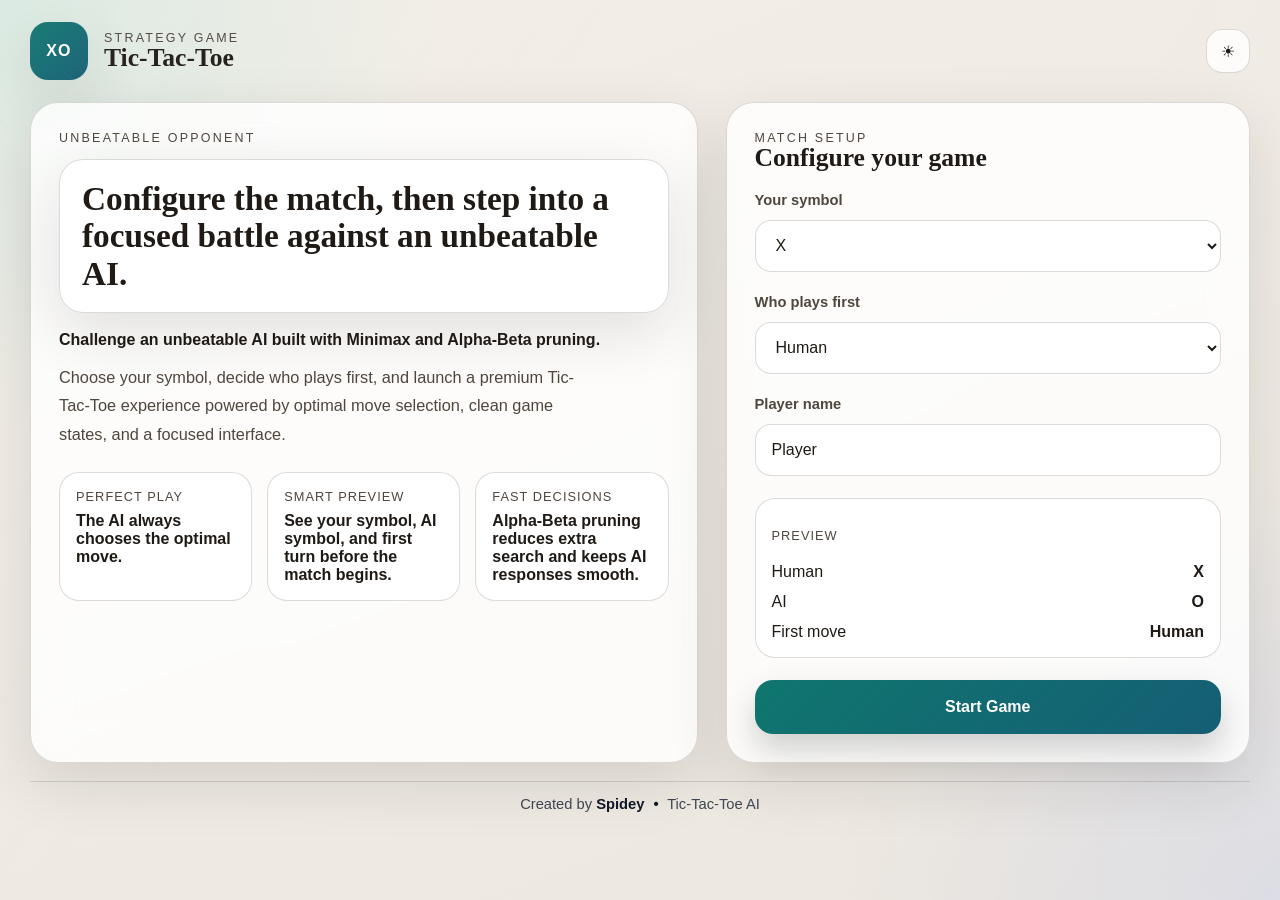
<file: index.html>
<!DOCTYPE html>
<html lang="en" data-theme="dark">
<head>
  <meta charset="UTF-8" />
  <meta name="viewport" content="width=device-width, initial-scale=1.0" />
  <title>Tic-Tac-Toe AI</title>
  <link rel="preconnect" href="https://fonts.googleapis.com">
  <link rel="preconnect" href="https://fonts.gstatic.com" crossorigin>
  <link href="https://fonts.googleapis.com/css2?family=Cormorant+Garamond:wght@600;700&family=Manrope:wght@400;500;600;700;800&display=swap" rel="stylesheet">
  <link rel="stylesheet" href="style.css" />
</head>
<body class="setup-page">
  <div class="page-shell">
    <header class="topbar">
      <div class="brand">
        <div class="brand-mark">XO</div>
        <div>
          <p class="eyebrow"><span>Strategy game</span></p>
          <h1>Tic-Tac-Toe</h1>
        </div>
      </div>
      <button class="theme-toggle" id="themeToggle" type="button" aria-label="Toggle theme">☾</button>
    </header>

    <main class="hero-grid">
      <section class="hero-copy glass-card">
        <p class="kicker">Unbeatable opponent</p>
        <div class="headline-card">
          <h2>Configure the match, then step into a focused battle against an unbeatable AI.</h2>
        </div>
        <p class="hero-subline">Challenge an unbeatable AI built with Minimax and Alpha-Beta pruning.</p>
        <p class="lead">
          Choose your symbol, decide who plays first, and launch a premium Tic-Tac-Toe experience powered by optimal move selection, clean game states, and a focused interface.
        </p>

        <div class="feature-grid">
          <article class="mini-card">
            <span>Perfect play</span>
            <strong>The AI always chooses the optimal move.</strong>
          </article>

          <article class="mini-card">
            <span>Smart preview</span>
            <strong>See your symbol, AI symbol, and first turn before the match begins.</strong>
          </article>

          <article class="mini-card">
            <span>Fast decisions</span>
            <strong>Alpha-Beta pruning reduces extra search and keeps AI responses smooth.</strong>
          </article>
        </div>
      </section>

      <section class="setup-panel glass-card">
        <div class="panel-head">
          <p class="panel-label">Match setup</p>
          <h3>Configure your game</h3>
        </div>

        <form id="setupForm" class="setup-form">
          <label class="field">
            <span>Your symbol</span>
            <select id="playerSymbol" name="symbol">
              <option value="X">X</option>
              <option value="O">O</option>
            </select>
          </label>

          <label class="field">
            <span>Who plays first</span>
            <select id="firstTurn" name="firstTurn">
              <option value="human">Human</option>
              <option value="ai">AI</option>
            </select>
          </label>

          <label class="field">
            <span>Player name</span>
            <input id="playerName" name="playerName" type="text" maxlength="20" placeholder="Enter your name" value="Player" />
          </label>

          <div class="preview-card">
            <p>Preview</p>
            <div class="preview-row"><span>Human</span><strong id="previewHuman">X</strong></div>
            <div class="preview-row"><span>AI</span><strong id="previewAi">O</strong></div>
            <div class="preview-row"><span>First move</span><strong id="previewTurn">Human</strong></div>
          </div>

          <button class="primary-btn" type="submit">Start Game</button>
        </form>
      </section>
    </main>

    <footer class="app-footer">
      <p>Created by <span>Spidey</span> <span class="footer-separator">•</span> Tic-Tac-Toe AI</p>
    </footer>
  </div>

  <script>
    const symbolSelect = document.getElementById('playerSymbol');
    const firstTurnSelect = document.getElementById('firstTurn');
    const previewHuman = document.getElementById('previewHuman');
    const previewAi = document.getElementById('previewAi');
    const previewTurn = document.getElementById('previewTurn');
    const setupForm = document.getElementById('setupForm');
    const themeToggle = document.getElementById('themeToggle');

    function syncPreview() {
      const human = symbolSelect.value;
      previewHuman.textContent = human;
      previewAi.textContent = human === 'X' ? 'O' : 'X';
      previewTurn.textContent = firstTurnSelect.value === 'human' ? 'Human' : 'AI';
    }

    function updateThemeIcon(theme) {
      themeToggle.textContent = theme === 'dark' ? '☾' : '☀';
    }

    function initTheme() {
      const saved = sessionStorage.getItem('ttt-theme');
      const systemDark = window.matchMedia('(prefers-color-scheme: dark)').matches;
      const theme = saved || (systemDark ? 'dark' : 'light');
      document.documentElement.setAttribute('data-theme', theme);
      updateThemeIcon(theme);
    }

    themeToggle.addEventListener('click', () => {
      const current = document.documentElement.getAttribute('data-theme');
      const next = current === 'dark' ? 'light' : 'dark';
      document.documentElement.setAttribute('data-theme', next);
      sessionStorage.setItem('ttt-theme', next);
      updateThemeIcon(next);
    });

    symbolSelect.addEventListener('change', syncPreview);
    firstTurnSelect.addEventListener('change', syncPreview);

    setupForm.addEventListener('submit', (event) => {
      event.preventDefault();
      const playerName = document.getElementById('playerName').value.trim() || 'Player';
      const params = new URLSearchParams({
        symbol: symbolSelect.value,
        firstTurn: firstTurnSelect.value,
        playerName
      });
      window.location.href = `game.html?${params.toString()}`;
    });

    initTheme();
    syncPreview();
  </script>
</body>
</html>
</file>
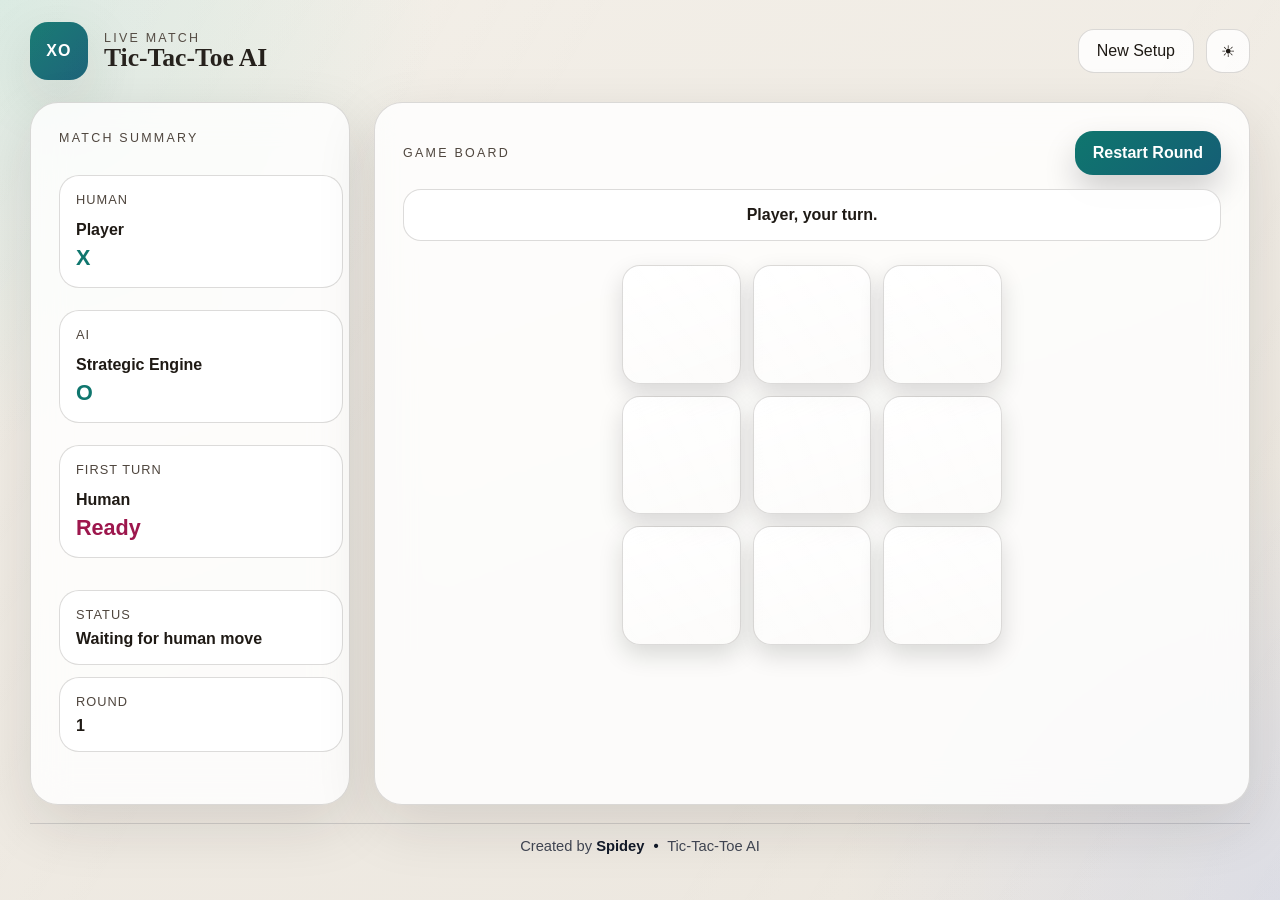
<file: game.html>
<!DOCTYPE html>
<html lang="en" data-theme="dark">
<head>
  <meta charset="UTF-8" />
  <meta name="viewport" content="width=device-width, initial-scale=1.0" />
  <title>Tic-Tac-Toe AI Game</title>
  <link rel="preconnect" href="https://fonts.googleapis.com">
  <link rel="preconnect" href="https://fonts.gstatic.com" crossorigin>
  <link href="https://fonts.googleapis.com/css2?family=Cormorant+Garamond:wght@600;700&family=Manrope:wght@400;500;600;700;800&display=swap" rel="stylesheet">
  <link rel="stylesheet" href="style.css" />
</head>
<body class="game-page">
  <div class="page-shell">
    <header class="topbar compact">
      <div class="brand">
        <div class="brand-mark">XO</div>
        <div>
          <p class="eyebrow">Live match</p>
          <h1>Tic-Tac-Toe AI</h1>
        </div>
      </div>
      <div class="header-actions">
        <button class="ghost-btn" type="button" onclick="window.location.href='index.html'">New Setup</button>
        <button class="theme-toggle" id="themeToggle" type="button" aria-label="Toggle theme">☾</button>
      </div>
    </header>

    <main class="game-layout">
      <aside class="side-panel glass-card">
        <div class="panel-head">
          <p class="panel-label">Match summary</p>
        </div>

        <div class="summary-block">
          <span>Human</span>
          <strong id="humanName">Player</strong>
          <b id="humanSymbolLabel">X</b>
        </div>

        <div class="summary-block">
          <span>AI</span>
          <strong>Strategic Engine</strong>
          <b id="aiSymbolLabel">O</b>
        </div>

        <div class="summary-block accent">
          <span>First turn</span>
          <strong id="firstTurnLabel">Human</strong>
          <b>Ready</b>
        </div>

        <div class="info-stack">
          <article>
            <span>Status</span>
            <strong id="statusText">Preparing match...</strong>
          </article>
          <article>
            <span>Round</span>
            <strong id="roundText">1</strong>
          </article>
        </div>
      </aside>

      <section class="board-panel glass-card">
        <div class="board-head">
          <p class="panel-label">Game board</p>
          <button class="primary-btn small" id="restartBtn" type="button">Restart Round</button>
        </div>

        <div class="status-banner" id="message" aria-live="polite">Loading your game...</div>

        <div class="board" id="board" role="grid" aria-label="Tic Tac Toe board"></div>
      </section>
    </main>
    <footer class="app-footer">
      <p>Created by <span>Spidey</span> <span class="footer-separator">•</span> Tic-Tac-Toe AI</p>
    </footer>
  </div>

  <script src="script.js"></script>
</body>
</html>
</file>
<file: style.css>
:root,
[data-theme="light"] {
  --bg: #f3efe8;
  --bg-2: #ece7df;
  --surface: rgba(255, 255, 255, 0.82);
  --surface-strong: rgba(255, 255, 255, 0.96);
  --surface-soft: rgba(1, 105, 111, 0.1);
  --border: rgba(38, 33, 26, 0.16);
  --text: #1f1a15;
  --muted: #4f463e;
  --primary: #0f766e;
  --primary-2: #155e75;
  --accent: #9d174d;
  --shadow: 0 20px 60px rgba(33, 28, 22, 0.12);
}

[data-theme="dark"] {
  --bg: #08111f;
  --bg-2: #0d1728;
  --surface: rgba(12, 19, 35, 0.62);
  --surface-strong: rgba(16, 26, 45, 0.9);
  --surface-soft: rgba(77, 182, 172, 0.12);
  --border: rgba(255, 255, 255, 0.1);
  --text: #eef4ff;
  --muted: #a8b5c9;
  --primary: #58d0c2;
  --primary-2: #7a9cff;
  --accent: #f472b6;
  --shadow: 0 24px 70px rgba(0, 0, 0, 0.42);
}

* {
  box-sizing: border-box;
}

html {
  scroll-behavior: smooth;
}

body {
  margin: 0;
  min-height: 100vh;
  min-height: 100dvh;
  font-family: 'Inter', sans-serif;
  color: var(--text);
  background:
    radial-gradient(circle at top left, rgba(88, 208, 194, 0.16), transparent 28%),
    radial-gradient(circle at right bottom, rgba(122, 156, 255, 0.15), transparent 28%),
    linear-gradient(160deg, var(--bg), var(--bg-2));
}

body::before {
  content: '';
  position: fixed;
  inset: 0;
  pointer-events: none;
  background: linear-gradient(120deg, rgba(255,255,255,0.05), transparent 35%, transparent 65%, rgba(255,255,255,0.04));
}

button,
input,
select {
  font: inherit;
}

.page-shell {
  width: min(1220px, calc(100% - 32px));
  margin: 0 auto;
  padding: 22px 0 26px;
}

.topbar {
  display: flex;
  align-items: center;
  justify-content: space-between;
  gap: 20px;
  margin-bottom: 22px;
}

.brand {
  display: flex;
  align-items: center;
  gap: 16px;
}

.brand-mark {
  width: 58px;
  height: 58px;
  border-radius: 18px;
  display: grid;
  place-items: center;
  font-weight: 700;
  letter-spacing: 0.08em;
  background: linear-gradient(135deg, var(--primary), var(--primary-2));
  color: rgb(255, 255, 255);
  box-shadow: var(--shadow);
}

.eyebrow,
.panel-label,
.kicker {
  margin: 0;
  font-size: 0.78rem;
  text-transform: uppercase;
  letter-spacing: 0.18em;
  color: var(--muted);
}

h1,
h2,
h3 {
  margin: 0;
  font-family: 'Playfair Display', serif;
  line-height: 1.05;
  color: var(--text);
}

h1 {
  font-size: clamp(1.5rem, 2vw, 1.9rem);
}

h2 {
  font-size: clamp(1.6rem, 2.6vw, 2.6rem);
  line-height: 1.12;
}

h3 {
  font-size: clamp(1.45rem, 2vw, 1.9rem);
}

.glass-card {
  background: var(--surface);
  border: 1px solid var(--border);
  border-radius: 28px;
  backdrop-filter: blur(18px);
  -webkit-backdrop-filter: blur(18px);
  box-shadow: var(--shadow);
}

.hero-grid {
  display: grid;
  grid-template-columns: 1.12fr 0.88fr;
  gap: 28px;
  align-items: stretch;
}

.hero-copy,
.setup-panel,
.side-panel,
.board-panel {
  padding: 28px;
}

.hero-subline {
  color: var(--text);
  font-weight: 600;
  margin: 12px 0 0;
}

.lead {
  max-width: 58ch;
  color: var(--muted);
  font-size: 1.02rem;
  line-height: 1.75;
  margin: 14px 0 24px;
}

.feature-grid {
  display: grid;
  grid-template-columns: repeat(3, minmax(0, 1fr));
  gap: 15px;
}

.mini-card,
.preview-card,
.summary-block,
.info-stack article {
  background: var(--surface-strong);
  border: 1px solid var(--border);
  border-radius: 20px;
  padding: 16px;
}

.mini-card span,
.summary-block span,
.info-stack span,
.preview-card p {
  display: block;
  color: var(--muted);
  font-size: 0.8rem;
  letter-spacing: 0.08em;
  text-transform: uppercase;
  margin-bottom: 8px;
}

.mini-card strong,
.summary-block strong,
.info-stack strong,
.preview-row strong {
  font-size: 1rem;
  color: var(--text);
}

.setup-form {
  display: grid;
  gap: 16px;
}

.field {
  display: grid;
  gap: 10px;
}

.field span {
  font-size: 0.92rem;
  color: var(--muted);
  font-weight: 700;
}

select,
input {
  width: 100%;
  min-height: 52px;
  border-radius: 16px;
  border: 1px solid var(--border);
  padding: 0 16px;
  background: var(--surface-strong);
  color: var(--text);
  outline: none;
}

select::placeholder,
input::placeholder {
  color: color-mix(in srgb, var(--muted) 78%, white 22%);
}

select:focus,
input:focus {
  border-color: color-mix(in srgb, var(--primary) 62%, white 10%);
  box-shadow: 0 0 0 4px color-mix(in srgb, var(--primary) 18%, transparent);
}

.preview-card {
  display: grid;
  gap: 12px;
}

.preview-row {
  display: flex;
  justify-content: space-between;
  gap: 12px;
  color: var(--text);
}

.primary-btn,
.ghost-btn,
.theme-toggle {
  border: none;
  cursor: pointer;
  transition: transform 0.18s ease, box-shadow 0.18s ease, opacity 0.18s ease;
}

.primary-btn {
  min-height: 54px;
  border-radius: 18px;
  background: linear-gradient(135deg, var(--primary), var(--primary-2));
  color: white;
  font-weight: 700;
  box-shadow: 0 16px 32px rgba(0, 0, 0, 0.18);
}

.primary-btn.small {
  min-height: 44px;
  padding: 0 18px;
}

.ghost-btn,
.theme-toggle {
  min-height: 44px;
  padding: 0 18px;
  border-radius: 16px;
  background: var(--surface);
  color: var(--text);
  border: 1px solid var(--border);
}

.theme-toggle {
  min-width: 44px;
  padding: 0;
}

.primary-btn:hover,
.ghost-btn:hover,
.theme-toggle:hover {
  transform: translateY(-2px);
}

.header-actions {
  display: flex;
  align-items: center;
  gap: 12px;
}

.game-page {
  overflow: auto;
}

.game-page .page-shell {
  height: auto;
  min-height: 100dvh;
  display: flex;
  flex-direction: column;
  overflow: visible;
}

.game-layout {
  flex: 1;
  display: grid;
  grid-template-columns: 320px 1fr;
  gap: 24px;
  align-items: stretch;
  min-height: 0;
  overflow: visible;
}

.side-panel,
.board-panel {
  min-height: 0;
}

.side-panel {
  display: flex;
  flex-direction: column;
  justify-content: flex-start;
  gap: 10px;
  overflow-y: auto;
  overflow-x: hidden;
  padding-right: 6px;
  scrollbar-width: thin;
  scrollbar-color: color-mix(in srgb, var(--primary) 30%, transparent) transparent;
}

.side-panel::-webkit-scrollbar {
  width: 8px;
}

.side-panel::-webkit-scrollbar-thumb {
  background: color-mix(in srgb, var(--primary) 28%, transparent);
  border-radius: 999px;
  border: 2px solid transparent;
  background-clip: padding-box;
}

.side-panel::-webkit-scrollbar-thumb:hover {
  background: color-mix(in srgb, var(--primary) 42%, transparent);
}

.side-panel::-webkit-scrollbar-track {
  background: transparent;
}

.side-panel::-webkit-scrollbar-corner {
  background: transparent;
}

.summary-block {
  display: grid;
  gap: 6px;
  margin-bottom: 12px;
}

.summary-block b {
  font-size: 1.35rem;
  color: var(--primary);
}

.summary-block.accent b {
  color: var(--accent);
}

.info-stack {
  display: grid;
  gap: 12px;
  margin-top: 10px;
}

.board-panel {
  display: flex;
  flex-direction: column;
  justify-content: flex-start;
  overflow: visible;
}

.board-head {
  display: flex;
  align-items: center;
  justify-content: space-between;
  gap: 16px;
  margin-bottom: 14px;
}

.status-banner {
  min-height: 52px;
  display: flex;
  align-items: center;
  justify-content: center;
  text-align: center;
  padding: 12px 16px;
  border-radius: 18px;
  background: var(--surface-strong);
  border: 1px solid var(--border);
  color: var(--text);
  margin-bottom: 18px;
  font-weight: 600;
}

.board {
  width: min(62vw, 46vh, 380px);
  max-width: 100%;
  aspect-ratio: 1 / 1;
  margin: 6px auto 0;
  display: grid;
  grid-template-columns: repeat(3, 1fr);
  gap: 12px;
}

.cell {
  width: 100%;
  aspect-ratio: 1 / 1;
  border-radius: 18px;
  border: 1px solid var(--border);
  background: linear-gradient(160deg, var(--surface-strong), rgba(255,255,255,0.04));
  color: var(--text);
  font-size: clamp(1.55rem, 3.4vw, 2.5rem);
  font-weight: 700;
  display: grid;
  place-items: center;
  box-shadow: inset 0 1px 0 rgba(255,255,255,0.06), 0 10px 24px rgba(0,0,0,0.14);
}

.cell:hover:not(:disabled) {
  transform: translateY(-3px) scale(1.01);
  border-color: color-mix(in srgb, var(--primary) 55%, white 8%);
}

.cell:disabled {
  cursor: not-allowed;
}

.cell.x {
  color: var(--primary);
}

.cell.o {
  color: var(--accent);
}

.app-footer {
  position: relative;
  z-index: 1;
  width: 100%;
  margin-top: 18px;
  padding: 14px 24px 20px;
  text-align: center;
  font-size: 0.92rem;
  color: rgba(255, 255, 255, 0.68);
  background: transparent;
  border-top: 1px solid rgba(255, 255, 255, 0.22);
}

.app-footer p {
  margin: 0;
}

.app-footer span {
  color: #ffffff;
  font-weight: 700;
}

.footer-separator {
  color: rgba(255, 255, 255, 0.45);
  font-weight: 400;
  margin: 0 0.3rem;
}

[data-theme="light"] .app-footer {
  color: rgba(15, 23, 42, 0.78);
  border-top: 1px solid rgba(15, 23, 42, 0.14);
}

[data-theme="light"] .app-footer span {
  color: #111827;
}

[data-theme="light"] .footer-separator {
  color: rgba(15, 23, 42, 0.45);
}

.headline-card {
  margin: 14px 0 18px;
  padding: 20px 22px;
  border-radius: 24px;
  background: var(--surface-strong);
  border: 1px solid var(--border);
  box-shadow: var(--shadow);
}

.headline-label {
  margin: 0 0 10px;
  font-size: 0.76rem;
  text-transform: uppercase;
  letter-spacing: 0.18em;
  color: var(--muted);
  font-weight: 700;
}

.headline-card h2 {
  margin: 0;
  color: var(--text);
}

.headline-note {
  margin: 12px 0 0;
  color: var(--muted);
  font-size: 0.98rem;
  line-height: 1.7;
  max-width: 56ch;
}

.setup-form {
  display: grid;
  gap: 22px;
}

.field {
  display: grid;
  gap: 12px;
}

.panel-head {
  margin-bottom: 20px;
}

@media (max-width: 1080px) {
  .hero-grid,
  .game-layout {
    grid-template-columns: 1fr;
  }

  .feature-grid {
    grid-template-columns: 1fr;
  }

  .game-page {
    overflow: auto;
  }

  .game-page .page-shell {
    height: auto;
    min-height: 100dvh;
    overflow: visible;
    display: flex;
    flex-direction: column;
  }

  .game-layout {
    overflow: visible;
    gap: 18px;
  }

  .side-panel {
    max-height: none;
    overflow: visible;
    padding-right: 0;
    order: 2;
  }

  .board-panel {
    order: 1;
  }

  .board {
    width: min(82vw, 400px);
  }
}

@media (max-width: 720px) {
  .page-shell {
    width: min(100% - 16px, 100%);
    padding-top: 16px;
    padding-bottom: 20px;
  }

  .topbar,
  .board-head {
    flex-direction: column;
    align-items: stretch;
    gap: 14px;
  }

  .topbar.compact {
    margin-bottom: 16px;
  }

  .brand {
    gap: 12px;
  }

  .brand-mark {
    width: 50px;
    height: 50px;
    border-radius: 16px;
  }

  .header-actions {
    width: 100%;
    display: flex;
    gap: 10px;
  }

  .header-actions > button {
    flex: 1;
  }

  .hero-copy,
  .setup-panel,
  .side-panel,
  .board-panel {
    padding: 18px;
  }

  h1 {
    font-size: 1.35rem;
  }

  h2 {
    font-size: clamp(1.35rem, 5vw, 1.8rem);
    line-height: 1.18;
  }

  h3 {
    font-size: 1.3rem;
  }

  .headline-card {
    padding: 16px 16px 18px;
    border-radius: 20px;
  }

  .hero-subline {
    font-size: 0.98rem;
    line-height: 1.55;
  }

  .lead {
    font-size: 0.96rem;
    line-height: 1.65;
    margin: 12px 0 20px;
  }

  .setup-form {
    gap: 18px;
  }

  .field {
    gap: 8px;
  }

  .preview-card,
  .mini-card,
  .summary-block,
  .info-stack article {
    padding: 14px;
    border-radius: 16px;
  }

  .board-panel {
    padding: 18px;
  }

  .board-head {
    margin-bottom: 12px;
  }

  .status-banner {
    margin-bottom: 14px;
    min-height: 48px;
    padding: 10px 12px;
  }

  .board {
    width: min(88vw, 320px);
    gap: 8px;
    margin-top: 0;
  }

  .cell {
    border-radius: 16px;
    font-size: clamp(1.45rem, 8vw, 2.1rem);
  }

  .app-footer {
    padding: 12px 8px 18px;
    font-size: 0.84rem;
  }
}
</file>
